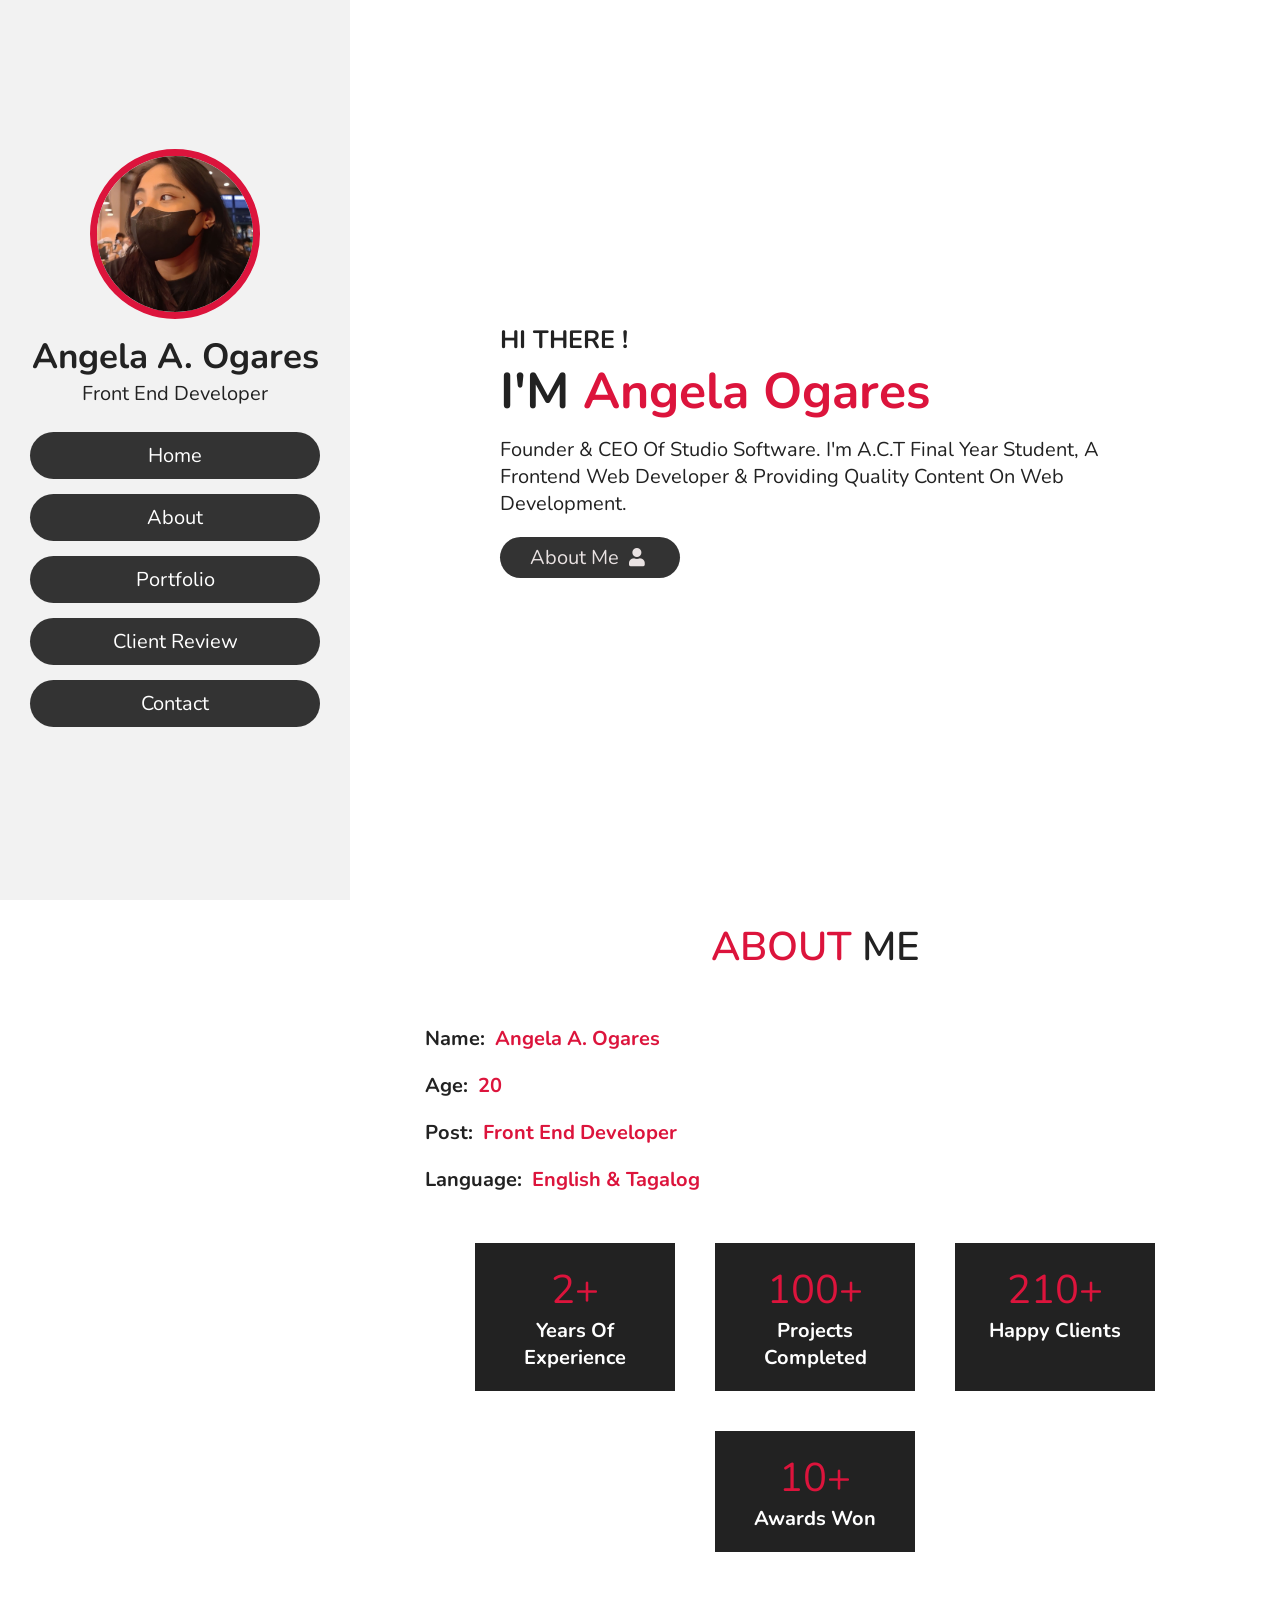
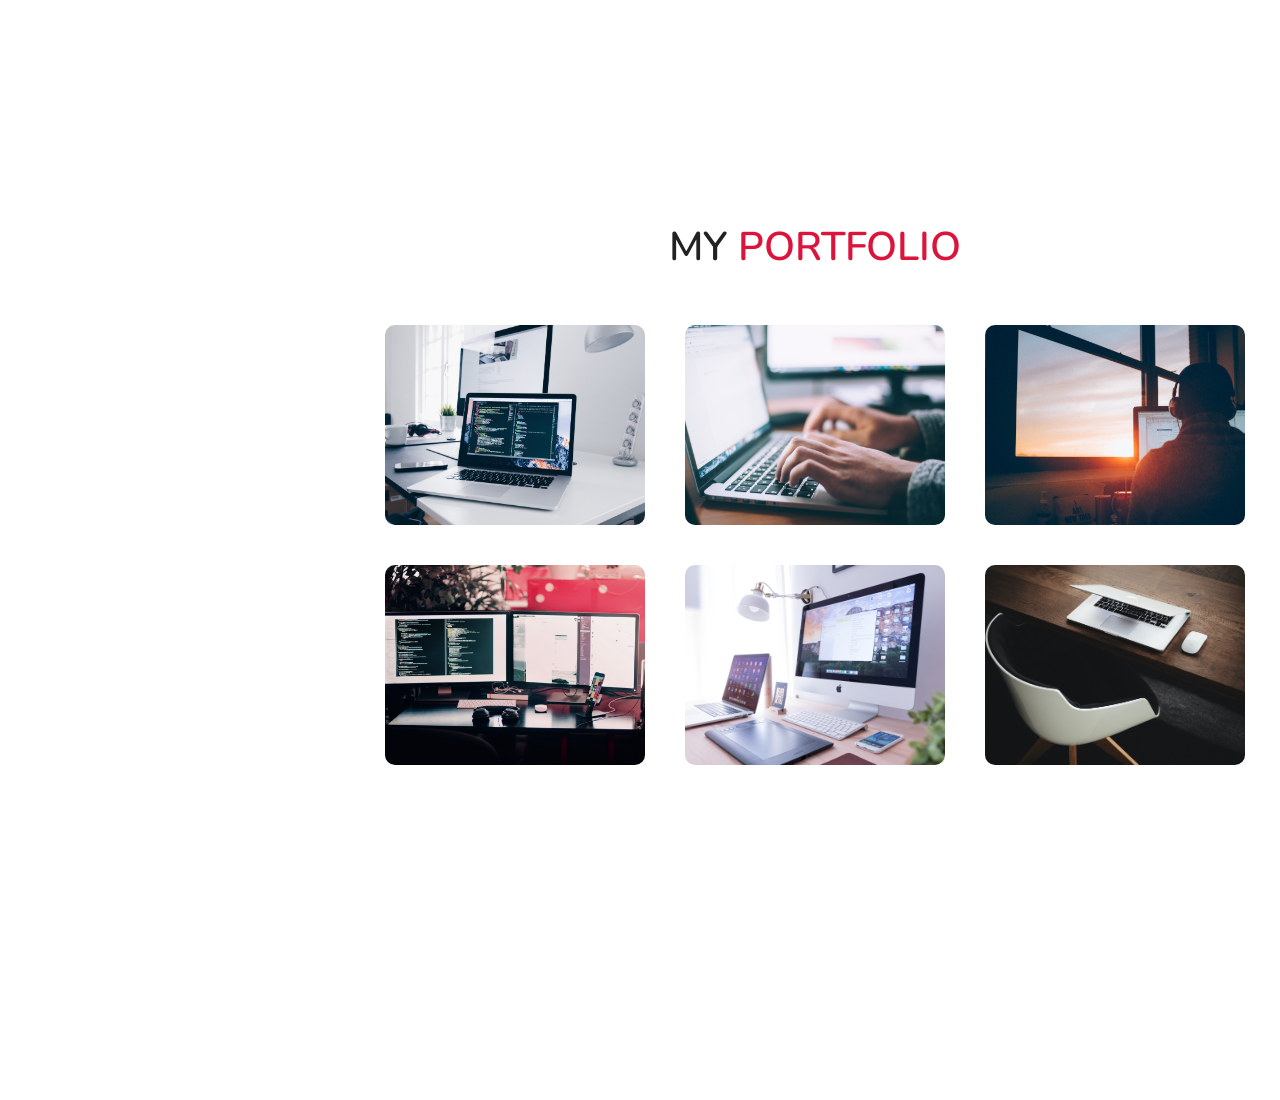
<file: index.html>
<!DOCTYPE html>
<html lang="en">
<head>
    <meta charset="UTF-8">
    <meta name="viewport" content="width=device-width, initial-scale=1.0">
    <title>Personal Portfolio</title>
    <link rel="stylesheet" href="https://cdnjs.cloudflare.com/ajax/libs/font-awesome/5.15.2/css/all.min.css">
    <link rel="stylesheet" href="style.css">

</head>
<body>
    

 <header>
 <div class="user">
     <img src="images/profile.jpg" alt="">
     <h3 class="name">Angela A. Ogares</h3>
     <p class="post">Front End Developer</p>
 </div>

 <nav class="navbar">
     <ul>
         <li><a href="#home">Home</a></li>
         <li><a href="#about">About</a></li>
         <li><a href="#portfolio">Portfolio</a></li>
         <li><a href="review.html">Client Review</a></li>
         <li><a href="contact.html">Contact</a></li>
     </ul>
 </nav>
</header>


<div id="menu" class="fa fa-bars"></div>

<section class="home" id="home">

    <h3>HI THERE !</h3>
    <h1>I'M <span>Angela Ogares</span></h1>
    <p>Founder & CEO of Studio Software. I'm A.C.T Final Year Student, a Frontend Web Developer & providing quality content on web development.</p>
    <a href="#about"><button class="btn">About Me <i class="fas fa-user"></i></button></a>
</section>

<section class="about" id="about">

    <h1 class="heading"><span>About</span> Me</h1>

    <div class="row">
        <div class="info">
            <h3><span>Name: </span>Angela A. Ogares</h3>
            <h3><span>Age: </span>20</h3>
            <h3><span>Post: </span>Front End Developer</h3>
            <h3><span>Language: </span>English & Tagalog</h3>
        </div>

        <div class="counter">
            <div class="box">
                <span>2+</span>
                <h3>Years of Experience</h3>
            </div>
            <div class="box">
                <span>100+</span>
                <h3>Projects Completed</h3>
            </div>
            <div class="box">
                <span>210+</span>
                <h3>Happy Clients</h3>
            </div>
            <div class="box">
                <span>10+</span>
                <h3>Awards Won</h3>
            </div>

        </div>
    </div>
</section>

<section class="portfolio" id="portfolio">
    <h1 class="heading">My <span>Portfolio</span></h1>

    <div class="box-container">
       
        <div class="box">
            <img src="images/1.jpg" alt="">
        </div>

        <div class="box">
            <img src="images/2.jpg" alt="">
        </div>

        <div class="box">
            <img src="images/3.jpg" alt="">
        </div>

        <div class="box">
            <img src="images/4.jpg" alt="">
        </div>

        <div class="box">
            <img src="images/5.jpg" alt="">
        </div>

        <div class="box">
            <img src="images/6.jpg" alt="">
        </div>
    </div>
</section>



<script src="https://cdnjs.cloudflare.com/ajax/libs/jquery/3.6.0/jquery.min.js"></script>

<script src="script.js"></script>

</body>
</html>
</file>
<file: style.css>
@import url('https://fonts.googleapis.com/css2?family=Nunito:wght@200;300;400;600&display=swap');

:root {
    --color: crimson;
}
* {
    font-family: 'Nunito', sans-serif;
    margin: 0;
    padding: 0;
    box-sizing: border-box;
    text-decoration: none;
    outline: none;
    border: none;
    text-transform: capitalize;
    transition: all .2s linear;
}
*::selection {
    background: var(--color);
    color: #333;
}
html {
    font-size: 62.5%;
    overflow-x: hidden;
    scroll-behavior: smooth;
}
html::-webkit-scrollbar {
    width: 1.4rem;
}
html::-webkit-scrollbar-track {
    background: #222;
}
html::-webkit-scrollbar-thumb {
    background: var(--color);
}
body {
    background: #fff;
    overflow-x: hidden;
    padding-left: 35rem;
}
section {
    min-height: 100vh;
    padding: 1rem;
}
.btn {
    padding: .7rem 3rem;
    background: #333;
    color: #e9e2e2;
    cursor: pointer;
    margin-top: 1rem;
    font-size: 2rem;
    border-radius: 5rem;
}
.btn i {
    padding: 0 .5rem;
    font-size: 1.8rem;
}
.btn:hover {
    background: var(--color);
}
.heading {
    text-align: center;
    margin: 0 6rem;
    text-transform: uppercase;
    font-size: 4rem;
    padding: 1rem;
    border-bottom: .1rem solid #fff4;
    color: #222;
    font-weight: 600;
}
.heading span {
    color: var(--color);
    text-transform: uppercase;
    font-weight: 600;
}
/* Header Section */

header {
    position: fixed;
    top: 0;
    left: 0;
    z-index: 1000;
    height: 100%;
    width: 35rem;
    background: #f2f2f2;
    display: flex;
    align-items: center;
    justify-content: center;
    flex-flow: column;
    text-align: center;
}
header .user img {
    height: 17rem;
    width: 17rem;
    border-radius: 50%;
    object-fit: cover;
    margin-bottom: 1rem;
    border: .7rem solid var(--color);
}
header .user .name {
    font-size: 3.5rem;
    color: #222;
}
header .user .post {
    font-size: 2rem;
    color: #222;
}
header .navbar {
    width: 100%;
}
header .navbar ul {
    list-style: none;
    padding: 1rem 3rem;
}
header .navbar ul li a {
    display: block;
    padding: 1rem;
    margin: 1.5rem 0;
    background: #333;
    color: #fff;
    font-size: 2rem;
    border-radius: 5rem;
}
header .navbar ul li a:hover {
    background: var(--color);
}
#menu {
    position: fixed;
    top: 2rem;
    right: 2rem;
    background: #333;
    color: #fff;
    cursor: pointer;
    font-size: 2.5rem;
    padding: 1rem 1.5rem;
    z-index: 1000;
    display: none;
}

/* Home Section Starts */

.home {
    display: flex;
    justify-content: center;
    flex-flow: column;
    padding: 0 15rem;
}
.home h3 {
    font-size: 2.5rem;
    color: #222;
}
.home h1 {
    font-size: 5rem;
    color: #222;
}
.home h1 span {
    color: var(--color);
}
.home p {
    font-size: 2rem;
    color: #222;
    padding: 1rem 0;
}

/* Home Section Ends */

/* About Section Starts */

.about .row {
    display: flex;
    align-items: center;
    justify-content: center;
    flex-wrap: wrap;
    padding: 1rem 0;
}
.about .row .info {
    flex: 1 1 48rem;
    padding: 2rem 1rem;
    padding-left: 6rem;
}
.about .row .info h3 {
    font-size: 2rem;
    color: var(--color);
    font-weight: bold;
    padding: 1rem 0;
}
.about .row .info h3 span {
    color: #222;
    padding: 0 .5rem;
}
.about .row .counter {
    flex: 1 1 48rem;
    display: flex;
    justify-content: center;
    flex-wrap: wrap;
}
.about .row .counter .box {
    width: 20rem;
    background: #222;
    text-align: center;
    padding: 2rem;
    margin: 2rem;
}
.about .row .counter .box span {
    font-size: 4rem;
    color: var(--color);
}
.about .row .counter .box h3 {
    font-size: 2rem;
    color: #fff;
}

/* About Section Starts */

/* Education Section Starts */

.education .box-container {
    display: flex;
    align-items: center;
    justify-content: space-between;
    flex-wrap: wrap;
    padding: 1rem 0;
    padding-left: 3rem;
}
.education .box-container .box {
    width: 27rem;
    margin: 4rem 1rem;
    padding-left: 4rem;
    border-left: .2rem solid #222;
    position: relative;
}
.education .box-container .box span {
    font-size: 1.3rem;
    background: #222;
    color: #fff;
    border-radius: 5rem;
    padding: .5rem 2.5rem;
}
.education .box-container .box h3 {
    font-size: 2rem;
    color: #222;
    padding-top: 1.5rem;
}
.education .box-container .box p {
    font-size: 1.4rem;
    color: #222;
    padding: 1rem 0;
}
.education .box-container .box i {
    position: absolute;
    top: -1.5rem;
    left: -2.5rem;
    height: 5rem;
    width: 5rem;
    border-radius: 50%;
    line-height: 5rem;
    color: #fff;
    text-align: center;
    font-size: 2rem;
    background: var(--color);
}

/* Education Section Ends */

/* Portfolio Section Starts */

.portfolio .box-container {
    display: flex;
    align-items: center;
    justify-content: center;
    flex-wrap: wrap;
    padding: 2rem 0;
}
.portfolio .box-container .box {
    height: 20rem;
    width: 26rem;
    border-radius: 1rem;
    margin: 2rem;
    overflow: hidden;
    cursor: pointer;
}
.portfolio .box-container .box img {
    height: 100%;
    width: 100%;
    object-fit: cover;
}
.portfolio .box-container .box:hover img {
    transform: scale(1.2);
}

/* Portfolio Section Ends */

/* Contact Section Starts */

.contact .row {
    display: flex;
    align-items: center;
    justify-content: center;
    flex-wrap: wrap;
}
.contact .row .content {
    flex: 1 1 30rem;
    padding: 4rem;
    padding-bottom: 0;
}
.contact .row form {
    flex: 1 1 45rem;
    padding: 2rem;
    margin: 2rem;
    margin-bottom: 4rem;
}
.contact .row form .box {
    padding: 1.5rem;
    margin: 1rem 0;
    background: #3333;
    color: #222;
    text-transform: none;
    font-size: 1.7rem;
    width: 100%;
}
.contact .row form .box::placeholder {
    text-transform: capitalize;
}
.contact .row form .message {
    height: 15rem;
    resize: none;
}
.contact .row .content .title {
    text-transform: uppercase;
    color: #222;
    font-size: 3rem;
    padding-bottom: 2rem;
}
.contact .row .content .info h3 {
    display: flex;
    align-items: center;
    font-size: 2rem;
    text-transform: none;
    color: #222;
    padding: 1rem 0;
    font-weight: normal;
}
.contact .row .content .info h3 i {
    padding-right: 1rem;
    color: var(--color);
}

/* Contact Section Ends */

/* Media Queries */

 @media (max-width:1200px) {
     html {
         font-size: 55%;
     }
     .home {
         padding: 1rem 4rem;
     }
 }
 @media (max-width:991px) {
     header {
         left: -120%;
     }
     #menu {
         display: block;
     }
     header.toggle {
         left: 0%;
     }
     body {
         padding: 0;
     }
 }
 @media (max-width:768px) {
     html {
         font-size: 50%;
     }
 }
@media (max-width:400px) {
    header {
        width: 100vw;
    }
    .heading {
        margin: 0 3rem;
    }
    .about .row .counter .box {
        width: 100%;
    }
    .education .box-container .box {
        width: 100%;
    }
    .portfolio .box-container .box {
        width: 100%;
    }
    .contact .row form {
        margin: 3rem 0;
    }
}
</file>
